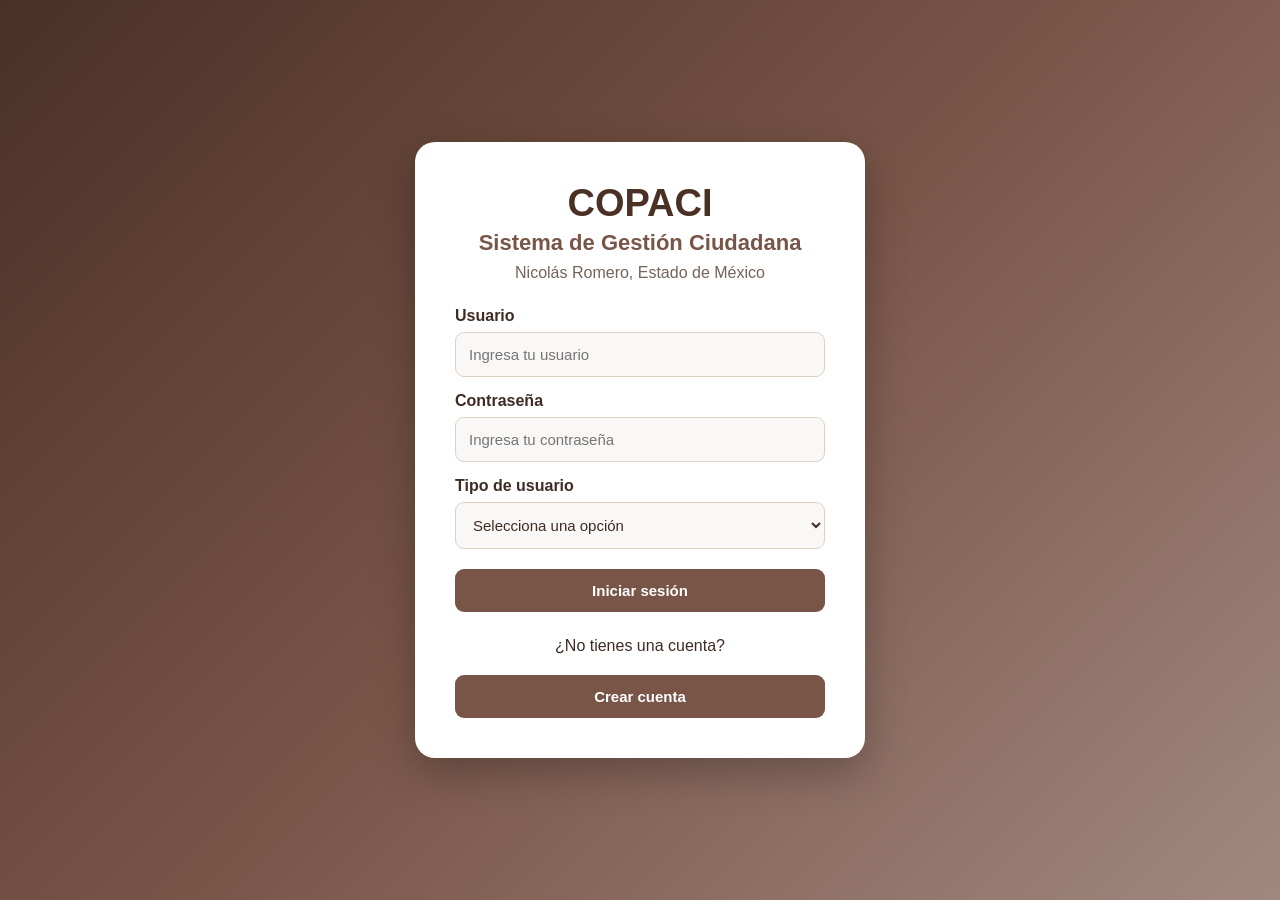
<file: index.html>
<!DOCTYPE html>
<html lang="es">

<head>
    <meta charset="UTF-8">
    <meta name="viewport" content="width=device-width, initial-scale=1.0">

    <title>Inicio de sesión | COPACI</title>

    <link rel="stylesheet" href="style.css">
    <script src="apartadoA.js" defer></script>
</head>

<body class="login-body">

    <div class="login-box">

        <h1>COPACI</h1>
        <h2>Sistema de Gestión Ciudadana</h2>
        <p>Nicolás Romero, Estado de México</p>

        <form id="loginForm">

            <label for="usuario">Usuario</label>
            <input
                type="text"
                id="usuario"
                placeholder="Ingresa tu usuario"
                required
            >

            <label for="password">Contraseña</label>
            <input
                type="password"
                id="password"
                placeholder="Ingresa tu contraseña"
                required
            >

            <label for="tipo">Tipo de usuario</label>

            <select id="tipo" required>
                <option value="">Selecciona una opción</option>
                <option value="ciudadano">Ciudadano</option>
                <option value="copaci">Miembro del COPACI</option>
                <option value="admin">Administrador</option>
            </select>

            <button type="submit">Iniciar sesión</button>

        </form>

        <p id="mensaje"></p>

        <div id="opcionRegistro">
            <p>¿No tienes una cuenta?</p>

            <a href="registro.html" class="boton">
                Crear cuenta
            </a>
        </div>

    </div>

</body>
</html>
</file>
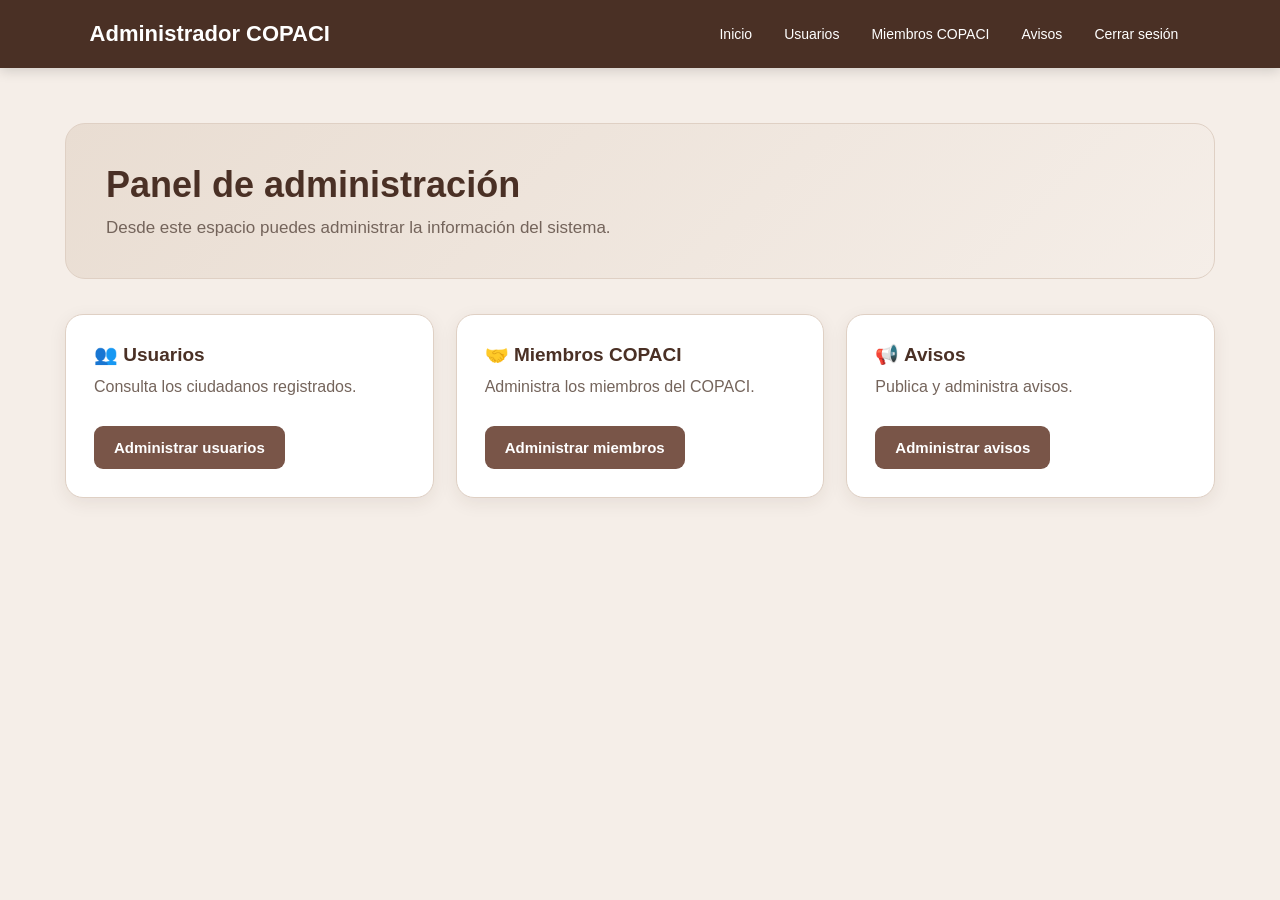
<file: admin.html>
<!DOCTYPE html>
<html lang="es">

<head>

    <meta charset="UTF-8">

    <meta name="viewport"
          content="width=device-width, initial-scale=1.0">

    <title>Administrador | COPACI</title>

    <link rel="stylesheet" href="style.css">

</head>


<body>

<header>

    <h1>Administrador COPACI</h1>

    <nav>

        <a href="admin.html">Inicio</a>
        <a href="usuarios.html">Usuarios</a>
        <a href="miembros.html">Miembros COPACI</a>
        <a href="avisos.html">Avisos</a>
        <a href="index.html">Cerrar sesión</a>

    </nav>

</header>


<main class="contenido">

    <section class="bienvenida">

        <h2>Panel de administración</h2>

        <p>
            Desde este espacio puedes administrar
            la información del sistema.
        </p>

    </section>


    <section class="tarjetas">

        <div class="tarjeta">

            <h3>👥 Usuarios</h3>

            <p>
                Consulta los ciudadanos registrados.
            </p>

            <a href="usuarios.html" class="boton">
                Administrar usuarios
            </a>

        </div>


        <div class="tarjeta">

            <h3>🤝 Miembros COPACI</h3>

            <p>
                Administra los miembros del COPACI.
            </p>

            <a href="miembros.html" class="boton">
                Administrar miembros
            </a>

        </div>


        <div class="tarjeta">

            <h3>📢 Avisos</h3>

            <p>
                Publica y administra avisos.
            </p>

            <a href="avisos.html" class="boton">
                Administrar avisos
            </a>

        </div>

    </section>

</main>

</body>
</html>
</file>
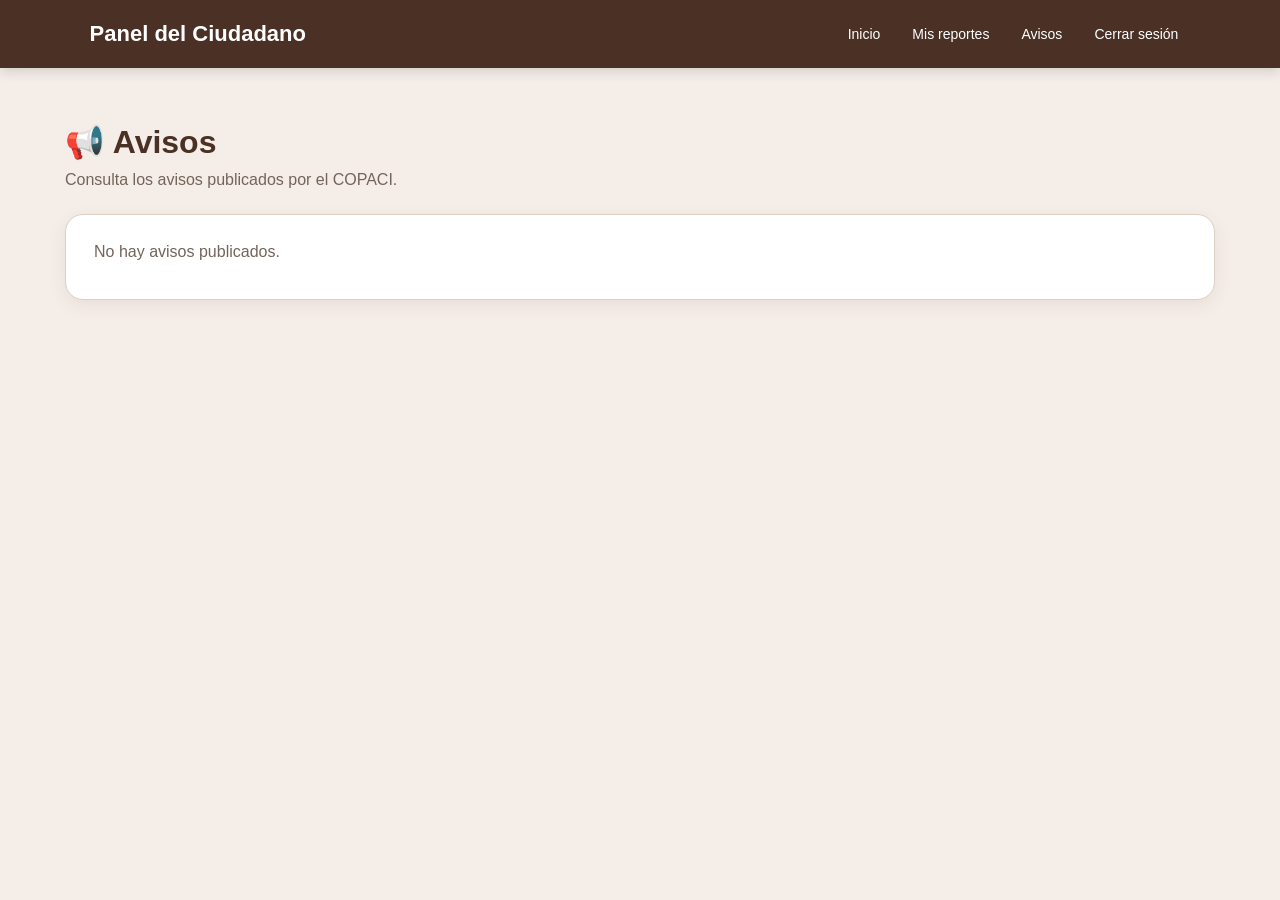
<file: avisos-ciudadano.html>
<!DOCTYPE html>
<html lang="es">

<head>

    <meta charset="UTF-8">

    <meta name="viewport"
          content="width=device-width, initial-scale=1.0">

    <title>Ciudadano | Avisos</title>

    <link rel="stylesheet" href="style.css">

</head>


<body>

<header>

    <h1>Panel del Ciudadano</h1>

    <nav>

        <a href="ciudadano.html">
            Inicio
        </a>

        <a href="mis-reportes.html">
            Mis reportes
        </a>

        <a href="avisos-ciudadano.html">
            Avisos
        </a>

        <a href="index.html">
            Cerrar sesión
        </a>

    </nav>

</header>


<main class="contenido">

    <h2>📢 Avisos</h2>

    <p>
        Consulta los avisos publicados por el COPACI.
    </p>

    <section id="listaAvisos"></section>

</main>


<script>

function mostrarAvisos() {

    const lista =
        document.getElementById("listaAvisos");

    const avisos =
        JSON.parse(
            localStorage.getItem("avisosCOPACI")
        ) || [];


    lista.innerHTML = "";


    if (avisos.length === 0) {

        lista.innerHTML = `
            <section class="tarjeta">
                <p>
                    No hay avisos publicados.
                </p>
            </section>
        `;

        return;
    }


    avisos.forEach(function(aviso) {

        const tarjeta =
            document.createElement("section");

        tarjeta.className = "tarjeta";


        tarjeta.innerHTML = `

            <h3>
                📢 ${aviso.titulo}
            </h3>

            <p>
                ${aviso.descripcion}
            </p>

            <small>
                Publicado el ${aviso.fecha}
            </small>

        `;


        lista.appendChild(tarjeta);

    });

}


mostrarAvisos();

</script>

</body>

</html>
</file>
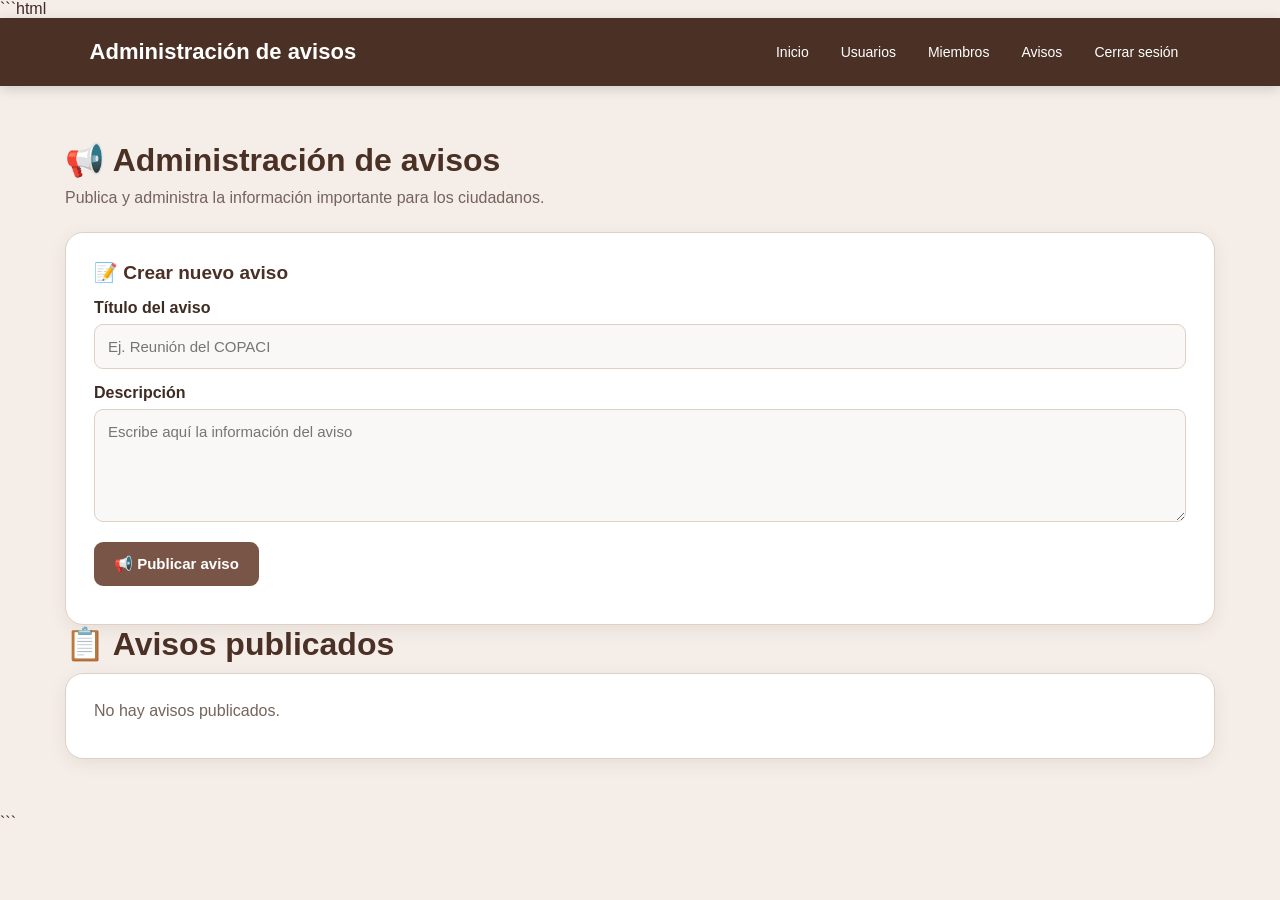
<file: avisos.html>
```html
<!DOCTYPE html>
<html lang="es">

<head>

    <meta charset="UTF-8">

    <meta name="viewport"
          content="width=device-width, initial-scale=1.0">

    <title>Avisos | COPACI</title>

    <link rel="stylesheet" href="style.css">

</head>


<body>

<header>

    <h1>Administración de avisos</h1>

    <nav>

        <a href="admin.html">Inicio</a>

        <a href="usuarios.html">Usuarios</a>

        <a href="miembros.html">Miembros</a>

        <a href="avisos.html">Avisos</a>

        <a href="index.html">Cerrar sesión</a>

    </nav>

</header>


<main class="contenido">

    <h2>📢 Administración de avisos</h2>

    <p>
        Publica y administra la información importante
        para los ciudadanos.
    </p>


    <!-- FORMULARIO PARA PUBLICAR -->

    <section class="tarjeta">

        <h3>📝 Crear nuevo aviso</h3>


        <label for="titulo">
            Título del aviso
        </label>

        <input
            type="text"
            id="titulo"
            placeholder="Ej. Reunión del COPACI"
        >


        <label for="descripcion">
            Descripción
        </label>

        <textarea
            id="descripcion"
            rows="5"
            placeholder="Escribe aquí la información del aviso"
        ></textarea>


        <button
            type="button"
            class="boton"
            id="btnPublicar">

            📢 Publicar aviso

        </button>


        <p id="mensaje"></p>

    </section>


    <!-- AVISOS PUBLICADOS -->

    <h2>📋 Avisos publicados</h2>

    <section id="listaAvisos"></section>

</main>


<script>


// ========================================
// ELEMENTOS DE LA PÁGINA
// ========================================

const botonPublicar =
    document.getElementById("btnPublicar");

const titulo =
    document.getElementById("titulo");

const descripcion =
    document.getElementById("descripcion");

const listaAvisos =
    document.getElementById("listaAvisos");

const mensaje =
    document.getElementById("mensaje");



// ========================================
// OBTENER AVISOS
// ========================================

function obtenerAvisos() {

    const datos =
        localStorage.getItem("avisosCOPACI");


    if (!datos) {

        return [];

    }


    try {

        return JSON.parse(datos);

    }
    catch (error) {

        return [];

    }

}



// ========================================
// GUARDAR AVISOS
// ========================================

function guardarAvisos(avisos) {

    localStorage.setItem(
        "avisosCOPACI",
        JSON.stringify(avisos)
    );

}



// ========================================
// PUBLICAR AVISO
// ========================================

botonPublicar.addEventListener(
    "click",
    function() {


        const tituloTexto =
            titulo.value.trim();


        const descripcionTexto =
            descripcion.value.trim();


        // Comprobar campos

        if (
            tituloTexto === "" ||
            descripcionTexto === ""
        ) {

            mensaje.textContent =
                "⚠️ Completa el título y la descripción.";

            mensaje.style.color =
                "#8b5e3c";

            return;

        }


        // Obtener avisos existentes

        const avisos =
            obtenerAvisos();


        // Crear nuevo aviso

        const nuevoAviso = {

            id: Date.now(),

            titulo: tituloTexto,

            descripcion: descripcionTexto,

            fecha: new Date().toLocaleDateString(
                "es-MX"
            )

        };


        // Agregar aviso

        avisos.push(nuevoAviso);


        // Guardar avisos

        guardarAvisos(avisos);


        // Limpiar formulario

        titulo.value = "";

        descripcion.value = "";


        // Mostrar mensaje

        mensaje.textContent =
            "✅ Aviso publicado correctamente.";

        mensaje.style.color =
            "#6f4e37";


        // Actualizar lista

        mostrarAvisos();

    }
);



// ========================================
// MOSTRAR AVISOS
// ========================================

function mostrarAvisos() {

    const avisos =
        obtenerAvisos();


    listaAvisos.innerHTML = "";


    if (avisos.length === 0) {

        listaAvisos.innerHTML = `

            <div class="tarjeta">

                <p>
                    No hay avisos publicados.
                </p>

            </div>

        `;

        return;

    }


    avisos.forEach(
        function(aviso) {


            const tarjeta =
                document.createElement("div");


            tarjeta.className =
                "tarjeta";


            tarjeta.innerHTML = `

                <h3>
                    📢 ${aviso.titulo}
                </h3>


                <p>
                    ${aviso.descripcion}
                </p>


                <p>
                    <strong>Fecha:</strong>
                    ${aviso.fecha}
                </p>


                <div class="botones-aviso">


                    <button
                        type="button"
                        class="boton"
                        onclick="editarAviso(${aviso.id})">

                        ✏️ Editar

                    </button>


                    <button
                        type="button"
                        class="boton"
                        onclick="consultarAviso(${aviso.id})">

                        🔎 Consultar

                    </button>


                    <button
                        type="button"
                        class="boton"
                        onclick="eliminarAviso(${aviso.id})">

                        🗑️ Eliminar

                    </button>


                </div>

            `;


            listaAvisos.appendChild(tarjeta);

        }
    );

}



// ========================================
// EDITAR AVISO
// ========================================

function editarAviso(id) {

    const avisos =
        obtenerAvisos();


    const aviso =
        avisos.find(
            function(aviso) {

                return aviso.id === id;

            }
        );


    if (!aviso) {

        return;

    }


    const nuevoTitulo =
        prompt(
            "Modifica el título:",
            aviso.titulo
        );


    if (nuevoTitulo === null) {

        return;

    }


    const nuevaDescripcion =
        prompt(
            "Modifica la descripción:",
            aviso.descripcion
        );


    if (nuevaDescripcion === null) {

        return;

    }


    if (
        nuevoTitulo.trim() === "" ||
        nuevaDescripcion.trim() === ""
    ) {

        alert(
            "El título y la descripción no pueden estar vacíos."
        );

        return;

    }


    aviso.titulo =
        nuevoTitulo.trim();


    aviso.descripcion =
        nuevaDescripcion.trim();


    guardarAvisos(avisos);


    mostrarAvisos();

}



// ========================================
// CONSULTAR AVISO
// ========================================

function consultarAviso(id) {

    const avisos =
        obtenerAvisos();


    const aviso =
        avisos.find(
            function(aviso) {

                return aviso.id === id;

            }
        );


    if (!aviso) {

        return;

    }


    alert(

        "📢 " + aviso.titulo +

        "\n\n" +

        aviso.descripcion +

        "\n\nFecha: " +

        aviso.fecha

    );

}



// ========================================
// ELIMINAR AVISO
// ========================================

function eliminarAviso(id) {

    const confirmar =
        confirm(
            "¿Estás seguro de eliminar este aviso?"
        );


    if (!confirmar) {

        return;

    }


    const avisos =
        obtenerAvisos();


    const nuevosAvisos =
        avisos.filter(
            function(aviso) {

                return aviso.id !== id;

            }
        );


    guardarAvisos(nuevosAvisos);


    mostrarAvisos();

}



// ========================================
// MOSTRAR AVISOS AL ABRIR
// ========================================

mostrarAvisos();

</script>

</body>

</html>
```
</file>
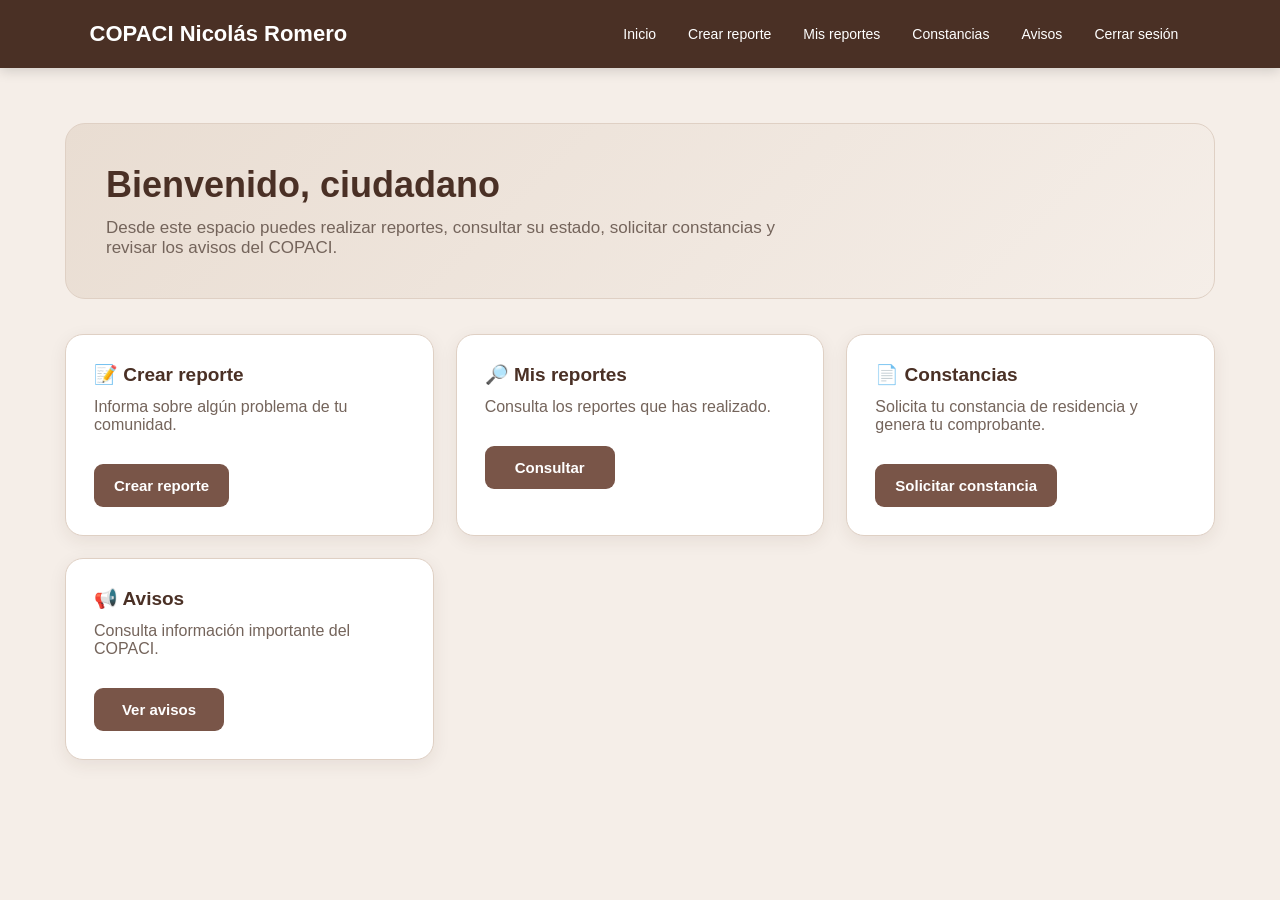
<file: ciudadano.html>
<!DOCTYPE html>
<html lang="es">
<head>
    <meta charset="UTF-8">
    <meta name="viewport" content="width=device-width, initial-scale=1.0">
    <title>Ciudadano | COPACI</title>
    <link rel="stylesheet" href="style.css">
</head>

<body>

<header>
    <h1>COPACI Nicolás Romero</h1>

    <nav>
        <a href="ciudadano.html">Inicio</a>
        <a href="reporte.html">Crear reporte</a>
        <a href="mis-reportes.html">Mis reportes</a>
        <a href="constancia.html">Constancias</a>
        <a href="avisos-ciudadano.html">Avisos</a>
        <a href="index.html">Cerrar sesión</a>
    </nav>
</header>

<main class="contenido">

    <section class="bienvenida">
        <h2>Bienvenido, ciudadano</h2>

        <p>
            Desde este espacio puedes realizar reportes,
            consultar su estado, solicitar constancias
            y revisar los avisos del COPACI.
        </p>
    </section>

    <section class="tarjetas">

        <div class="tarjeta">
            <h3>📝 Crear reporte</h3>
            <p>Informa sobre algún problema de tu comunidad.</p>
            <a href="reporte.html" class="boton">Crear reporte</a>
        </div>

        <div class="tarjeta">
            <h3>🔎 Mis reportes</h3>
            <p>Consulta los reportes que has realizado.</p>
            <a href="mis-reportes.html" class="boton">Consultar</a>
        </div>

        <div class="tarjeta">
            <h3>📄 Constancias</h3>
            <p>Solicita tu constancia de residencia y genera tu comprobante.</p>
            <a href="constancia.html" class="boton">Solicitar constancia</a>
        </div>

        <div class="tarjeta">
            <h3>📢 Avisos</h3>
            <p>Consulta información importante del COPACI.</p>
            <a href="avisos-ciudadano.html" class="boton">Ver avisos</a>
        </div>

    </section>

</main>

</body>
</html>
</file>
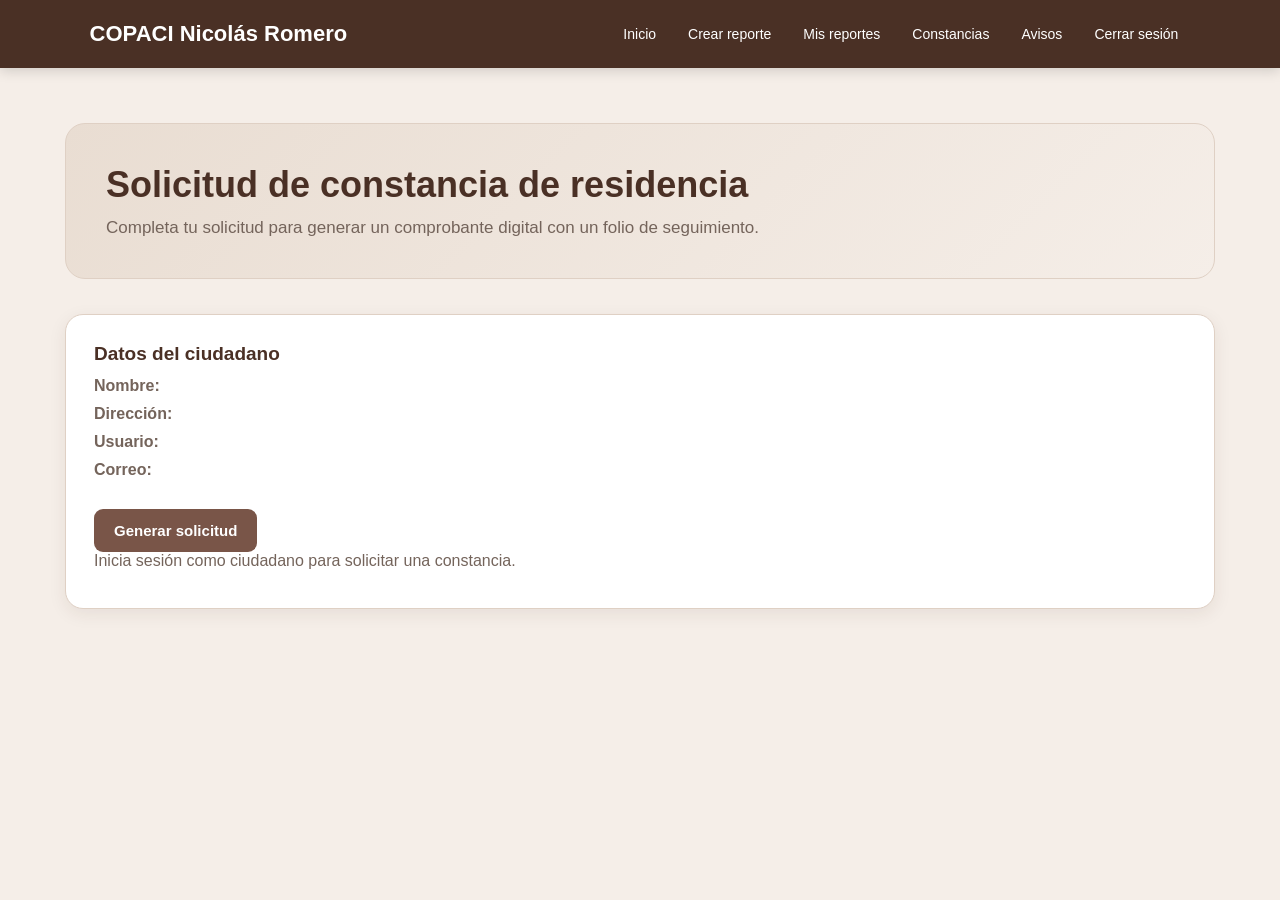
<file: constancia.html>
<!DOCTYPE html>
<html lang="es">

<head>
    <meta charset="UTF-8">
    <meta name="viewport" content="width=device-width, initial-scale=1.0">

    <title>Constancias | COPACI</title>

    <link rel="stylesheet" href="style.css">
    <script src="apartadoB.js" defer></script>
</head>

<body>

<header>

    <h1>COPACI Nicolás Romero</h1>

    <nav>
        <a href="ciudadano.html">Inicio</a>
        <a href="reporte.html">Crear reporte</a>
        <a href="mis-reportes.html">Mis reportes</a>
        <a href="constancia.html">Constancias</a>
        <a href="avisos-ciudadano.html">Avisos</a>
        <a href="index.html">Cerrar sesión</a>
    </nav>

</header>

<main class="contenido">

    <section class="bienvenida">

        <h2>Solicitud de constancia de residencia</h2>

        <p>
            Completa tu solicitud para generar un comprobante
            digital con un folio de seguimiento.
        </p>

    </section>

    <section class="tarjeta">

        <h3>Datos del ciudadano</h3>

        <p><strong>Nombre:</strong> <span id="nombre"></span></p>
        <p><strong>Dirección:</strong> <span id="direccion"></span></p>
        <p><strong>Usuario:</strong> <span id="usuario"></span></p>
        <p><strong>Correo:</strong> <span id="correo"></span></p>

        <button class="boton" onclick="solicitarConstancia()">
            Generar solicitud
        </button>

        <p id="mensaje"></p>

    </section>

    <section id="comprobante" class="tarjeta" style="display:none;">

        <div id="documento">

            <h2 style="text-align:center;">
                COPACI Nicolás Romero
            </h2>

            <h3 style="text-align:center;">
                Comprobante de solicitud
            </h3>

            <hr>

            <h2 style="text-align:center;">
                CONSTANCIA DE RESIDENCIA
            </h2>

            <p><strong>Folio:</strong> <span id="folio"></span></p>
            <p><strong>Fecha de solicitud:</strong> <span id="fecha"></span></p>
            <p><strong>Nombre:</strong> <span id="nombreComprobante"></span></p>
            <p><strong>Dirección:</strong> <span id="direccionComprobante"></span></p>
            <p><strong>Correo:</strong> <span id="correoComprobante"></span></p>

            <p>
                Se registra la solicitud de constancia de residencia
                del ciudadano cuyos datos aparecen en este comprobante.
            </p>

            <p>
                <strong>Estado:</strong> Solicitud pendiente de revisión.
            </p>

            <br><br>

            <div style="display:flex; justify-content:space-around; text-align:center; gap:20px;">

                <div>
                    __________________________
                    <p>Firma del ciudadano</p>
                </div>

                <div>
                    __________________________
                    <p>Firma y sello del COPACI</p>
                </div>

            </div>

            <p style="text-align:center; margin-top:25px;">
                Este documento es un comprobante de solicitud,
                no una constancia oficial de residencia.
            </p>

        </div>

        <button class="boton" onclick="window.print()">
            Imprimir comprobante
        </button>

    </section>

</main>

<style>
@media print {

    header,
    .bienvenida,
    main > section:first-of-type,
    #comprobante button {
        display: none !important;
    }

    body {
        background: white !important;
        color: black !important;
    }

    #comprobante {
        display: block !important;
        box-shadow: none !important;
        border: none !important;
    }

}
</style>

</body>
</html>
</file>
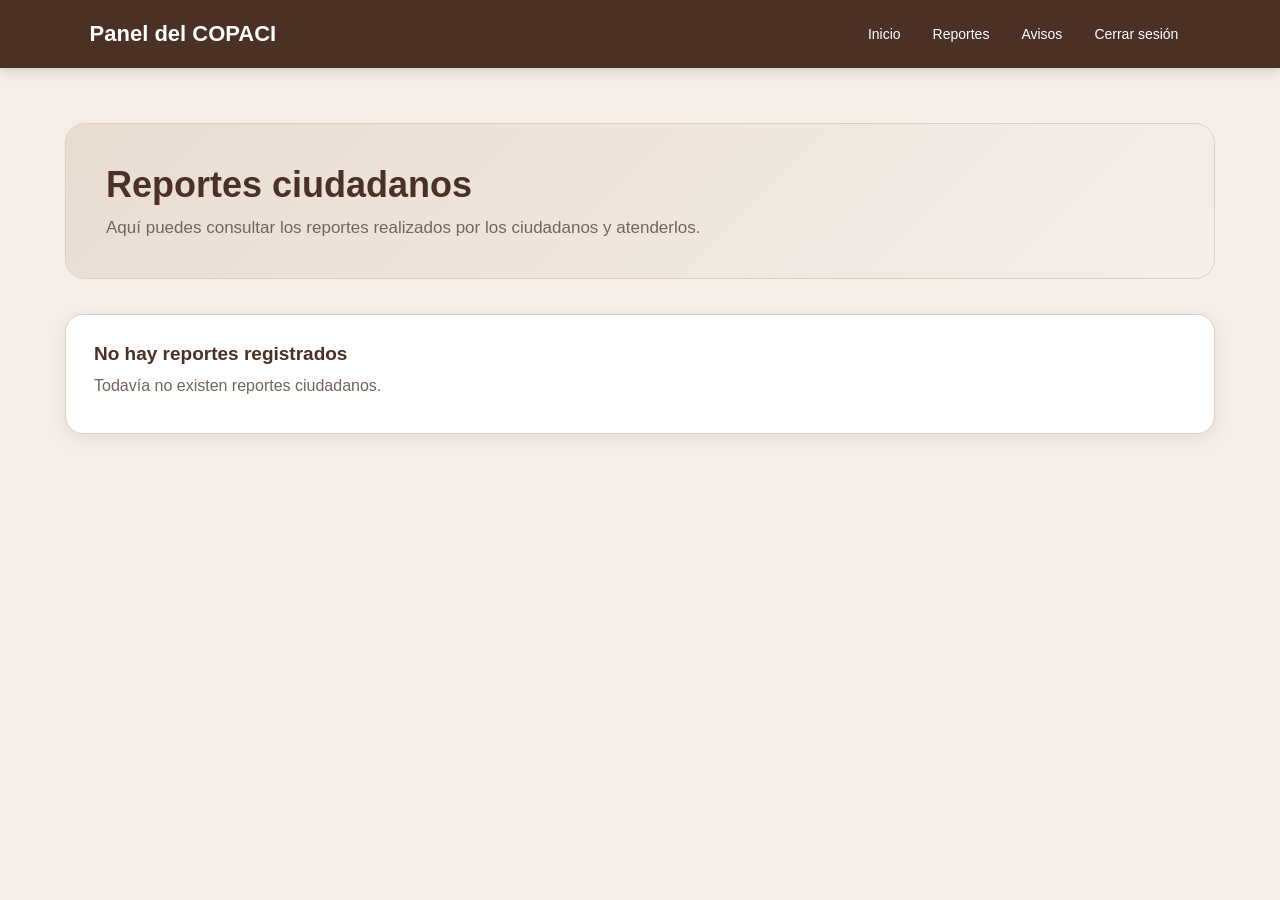
<file: consultar.html>
<!DOCTYPE html>
<html lang="es">

<head>
    <meta charset="UTF-8">
    <meta name="viewport" content="width=device-width, initial-scale=1.0">

    <title>Reportes | COPACI</title>

    <link rel="stylesheet" href="style.css">
    <script src="apartadoC.js" defer></script>
</head>

<body>

<header>

    <h1>Panel del COPACI</h1>

    <nav>
        <a href="copaci.html">Inicio</a>
        <a href="consultar.html">Reportes</a>
        <a href="avisos.html">Avisos</a>
        <a href="index.html">Cerrar sesión</a>
    </nav>

</header>

<main class="contenido">

    <section class="bienvenida">

        <h2>Reportes ciudadanos</h2>

        <p>
            Aquí puedes consultar los reportes realizados
            por los ciudadanos y atenderlos.
        </p>

    </section>

    <section id="listaReportes">

        <!-- Los reportes aparecerán aquí -->

    </section>

</main>

</body>
</html>
</file>
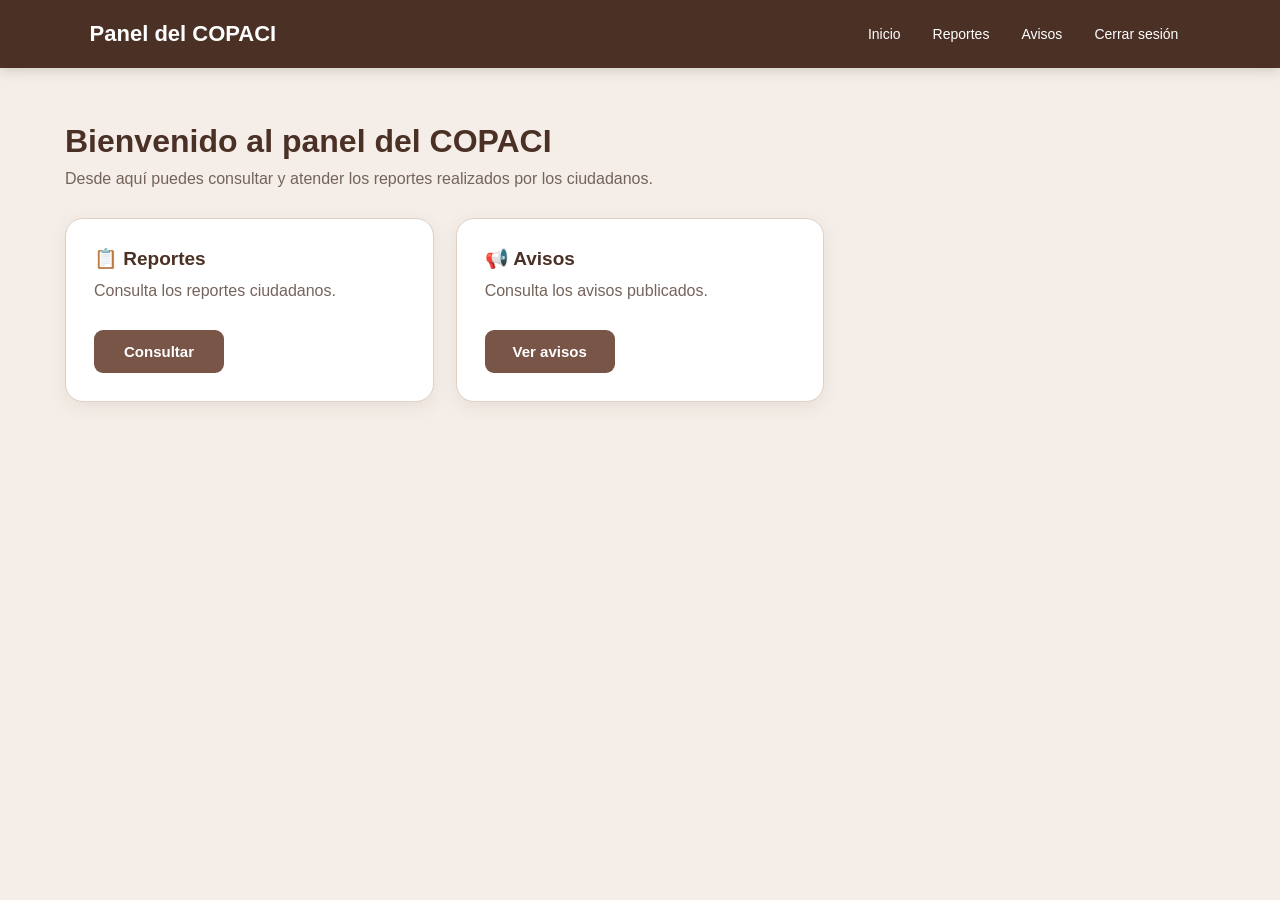
<file: copaci.html>
<!DOCTYPE html>
<html lang="es">

<head>

    <meta charset="UTF-8">

    <meta name="viewport"
          content="width=device-width, initial-scale=1.0">

    <title>COPACI | Panel</title>

    <link rel="stylesheet" href="style.css">

</head>


<body>

<header>

    <h1>Panel del COPACI</h1>

    <nav>

        <a href="copaci.html">Inicio</a>
        <a href="consultar.html">Reportes</a>
        <a href="avisos.html">Avisos</a>
        <a href="index.html">Cerrar sesión</a>

    </nav>

</header>


<main class="contenido">

    <h2>Bienvenido al panel del COPACI</h2>

    <p>
        Desde aquí puedes consultar y atender los reportes
        realizados por los ciudadanos.
    </p>


    <section class="tarjetas">

        <div class="tarjeta">

            <h3>📋 Reportes</h3>

            <p>
                Consulta los reportes ciudadanos.
            </p>

            <a href="consultar.html" class="boton">
                Consultar
            </a>

        </div>


        <div class="tarjeta">

            <h3>📢 Avisos</h3>

            <p>
                Consulta los avisos publicados.
            </p>

            <a href="avisos.html" class="boton">
                Ver avisos
            </a>

        </div>

    </section>

</main>

</body>
</html>
</file>
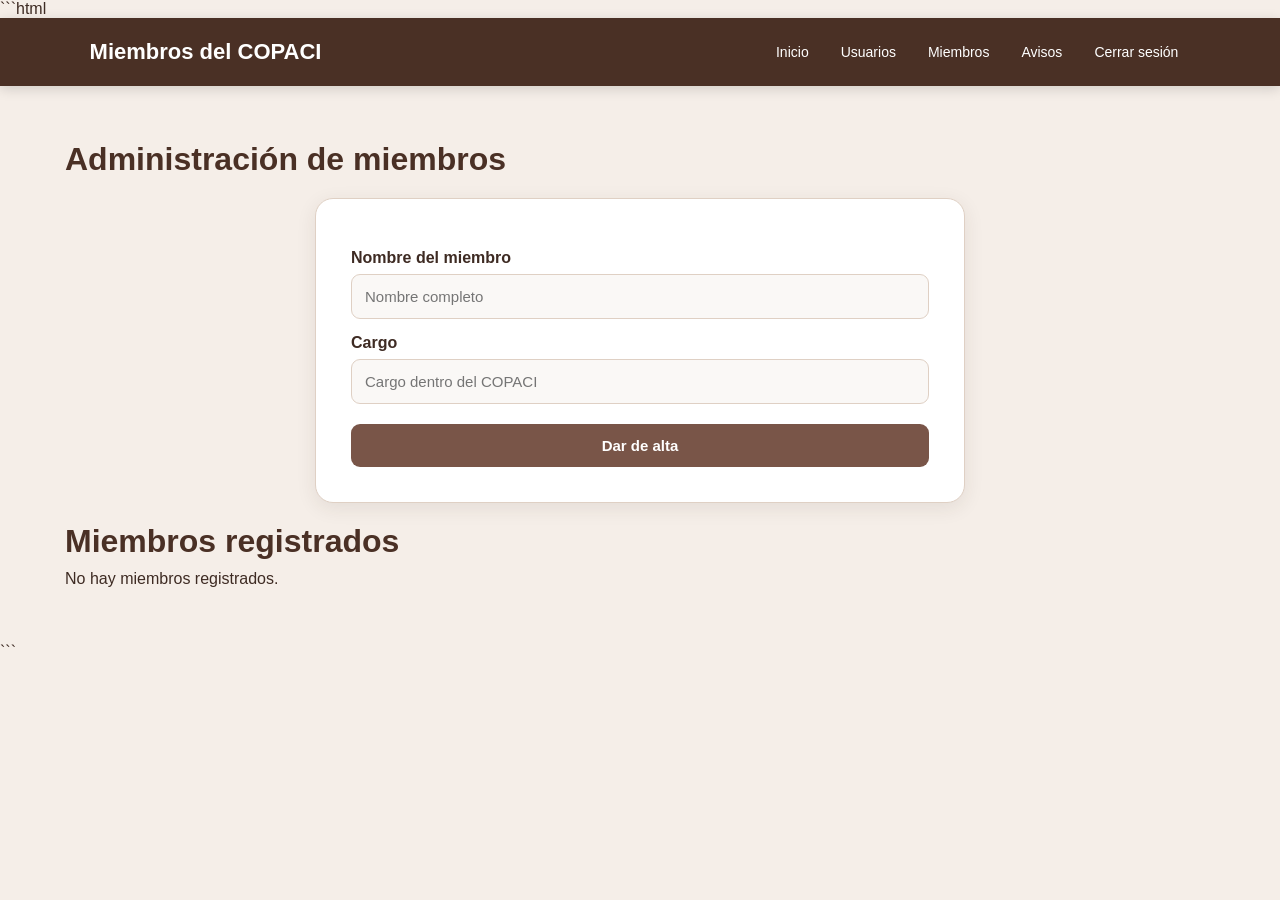
<file: miembros.html>
```html
<!DOCTYPE html>
<html lang="es">

<head>

    <meta charset="UTF-8">

    <meta name="viewport"
          content="width=device-width, initial-scale=1.0">

    <title>Miembros COPACI</title>

    <link rel="stylesheet" href="style.css">

</head>


<body>

<header>

    <h1>Miembros del COPACI</h1>

    <nav>

        <a href="admin.html">Inicio</a>
        <a href="usuarios.html">Usuarios</a>
        <a href="miembros.html">Miembros</a>
        <a href="avisos.html">Avisos</a>
        <a href="index.html">Cerrar sesión</a>

    </nav>

</header>


<main class="contenido">

    <h2>Administración de miembros</h2>


    <!-- FORMULARIO PARA DAR DE ALTA -->

    <div class="formulario">

        <form id="formularioMiembro">

            <label>Nombre del miembro</label>

            <input
                type="text"
                id="nombre"
                placeholder="Nombre completo"
                required
            >


            <label>Cargo</label>

            <input
                type="text"
                id="cargo"
                placeholder="Cargo dentro del COPACI"
                required
            >


            <button type="submit">
                Dar de alta
            </button>

        </form>

    </div>


    <h2>Miembros registrados</h2>

    <div id="miembros"></div>

</main>


<script>

let miembros =
    JSON.parse(localStorage.getItem("miembros")) || [];


const formulario =
    document.getElementById("formularioMiembro");

const contenedor =
    document.getElementById("miembros");



/* DAR DE ALTA */

formulario.addEventListener("submit", function(event) {

    event.preventDefault();


    const nombre =
        document.getElementById("nombre").value;

    const cargo =
        document.getElementById("cargo").value;


    const nuevoMiembro = {

        nombre: nombre,
        cargo: cargo

    };


    miembros.push(nuevoMiembro);


    localStorage.setItem(
        "miembros",
        JSON.stringify(miembros)
    );


    formulario.reset();


    mostrarMiembros();

});



/* MOSTRAR MIEMBROS */

function mostrarMiembros() {

    contenedor.innerHTML = "";


    if (miembros.length === 0) {

        contenedor.innerHTML =
            "<p>No hay miembros registrados.</p>";

        return;

    }


    miembros.forEach(function(miembro, indice) {

        const tarjeta =
            document.createElement("div");


        tarjeta.className = "reporte-card";


        tarjeta.innerHTML = `

            <h3>${miembro.nombre}</h3>

            <p>
                <strong>Cargo:</strong>
                ${miembro.cargo}
            </p>


            <div class="botones-miembro">

                <button
                    onclick="editarMiembro(${indice})">
                    Editar
                </button>


                <button
                    onclick="consultarMiembro(${indice})">
                    Consultar
                </button>


                <button
                    onclick="darDeBaja(${indice})">
                    Dar de baja
                </button>

            </div>

        `;


        contenedor.appendChild(tarjeta);

    });

}



/* EDITAR */

function editarMiembro(indice) {

    const nuevoNombre =
        prompt(
            "Modifica el nombre:",
            miembros[indice].nombre
        );


    if (nuevoNombre === null) {
        return;
    }


    const nuevoCargo =
        prompt(
            "Modifica el cargo:",
            miembros[indice].cargo
        );


    if (nuevoCargo === null) {
        return;
    }


    miembros[indice].nombre =
        nuevoNombre;

    miembros[indice].cargo =
        nuevoCargo;


    localStorage.setItem(
        "miembros",
        JSON.stringify(miembros)
    );


    mostrarMiembros();

}



/* CONSULTAR */

function consultarMiembro(indice) {

    alert(
        "Nombre: " +
        miembros[indice].nombre +
        "\n\nCargo: " +
        miembros[indice].cargo
    );

}



/* DAR DE BAJA */

function darDeBaja(indice) {

    const confirmar =
        confirm(
            "¿Estás seguro de dar de baja a este miembro?"
        );


    if (confirmar) {

        miembros.splice(indice, 1);


        localStorage.setItem(
            "miembros",
            JSON.stringify(miembros)
        );


        mostrarMiembros();

    }

}



/* MOSTRAR AL ABRIR LA PÁGINA */

mostrarMiembros();

</script>

</body>

</html>
```
</file>
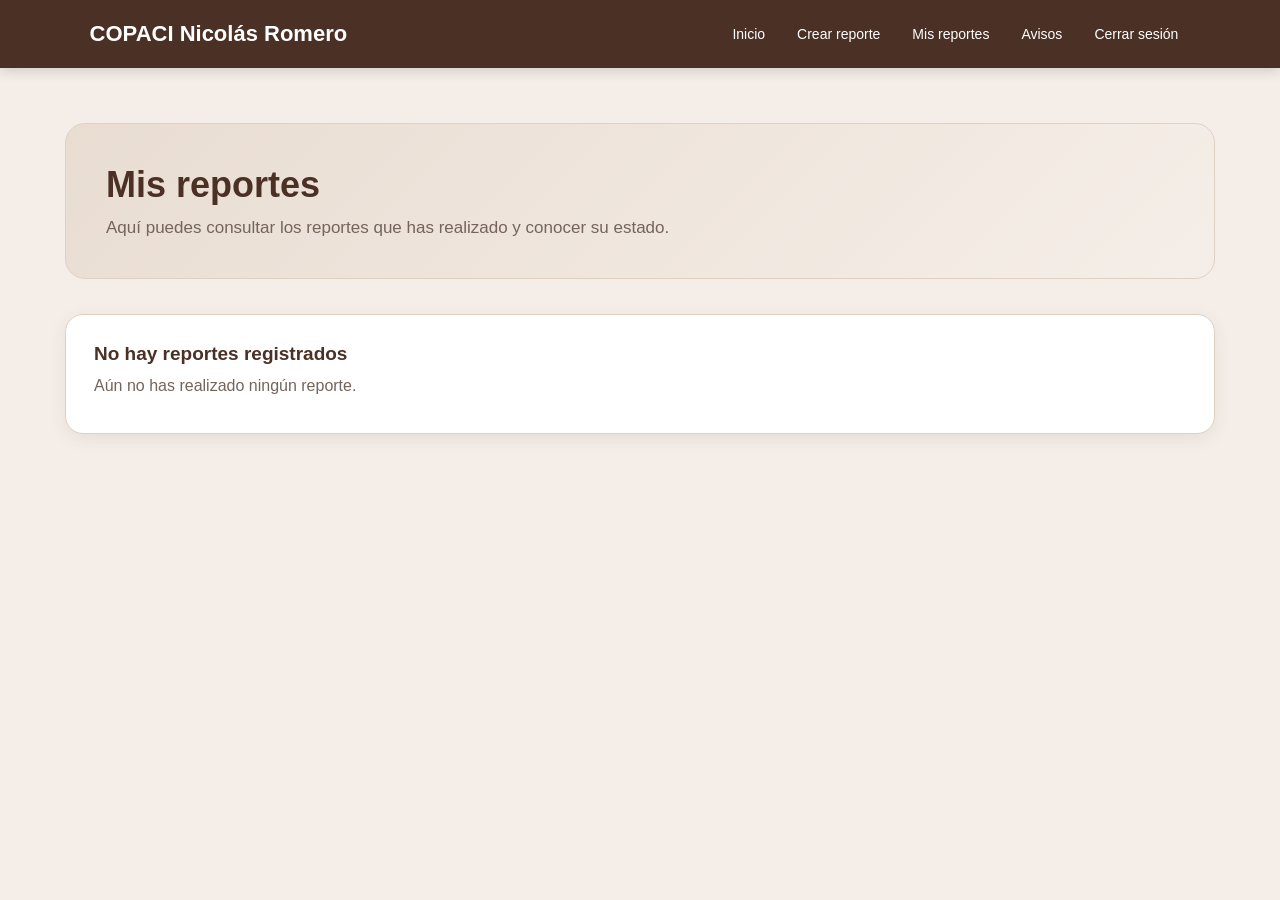
<file: mis-reportes.html>
<!DOCTYPE html>
<html lang="es">

<head>
    <meta charset="UTF-8">
    <meta name="viewport" content="width=device-width, initial-scale=1.0">

    <title>Mis reportes | COPACI</title>

    <link rel="stylesheet" href="style.css">
    <script src="apartadoC.js" defer></script>
</head>

<body>

<header>

    <h1>COPACI Nicolás Romero</h1>

    <nav>
        <a href="ciudadano.html">Inicio</a>
        <a href="reporte.html">Crear reporte</a>
        <a href="mis-reportes.html">Mis reportes</a>
        <a href="avisos-ciudadano.html">Avisos</a>
        <a href="index.html">Cerrar sesión</a>
    </nav>

</header>

<main class="contenido">

    <section class="bienvenida">

        <h2>Mis reportes</h2>

        <p>
            Aquí puedes consultar los reportes que has realizado
            y conocer su estado.
        </p>

    </section>

    <section id="listaReportes">

        <!-- Los reportes aparecerán aquí -->

    </section>

</main>

</body>
</html>
</file>
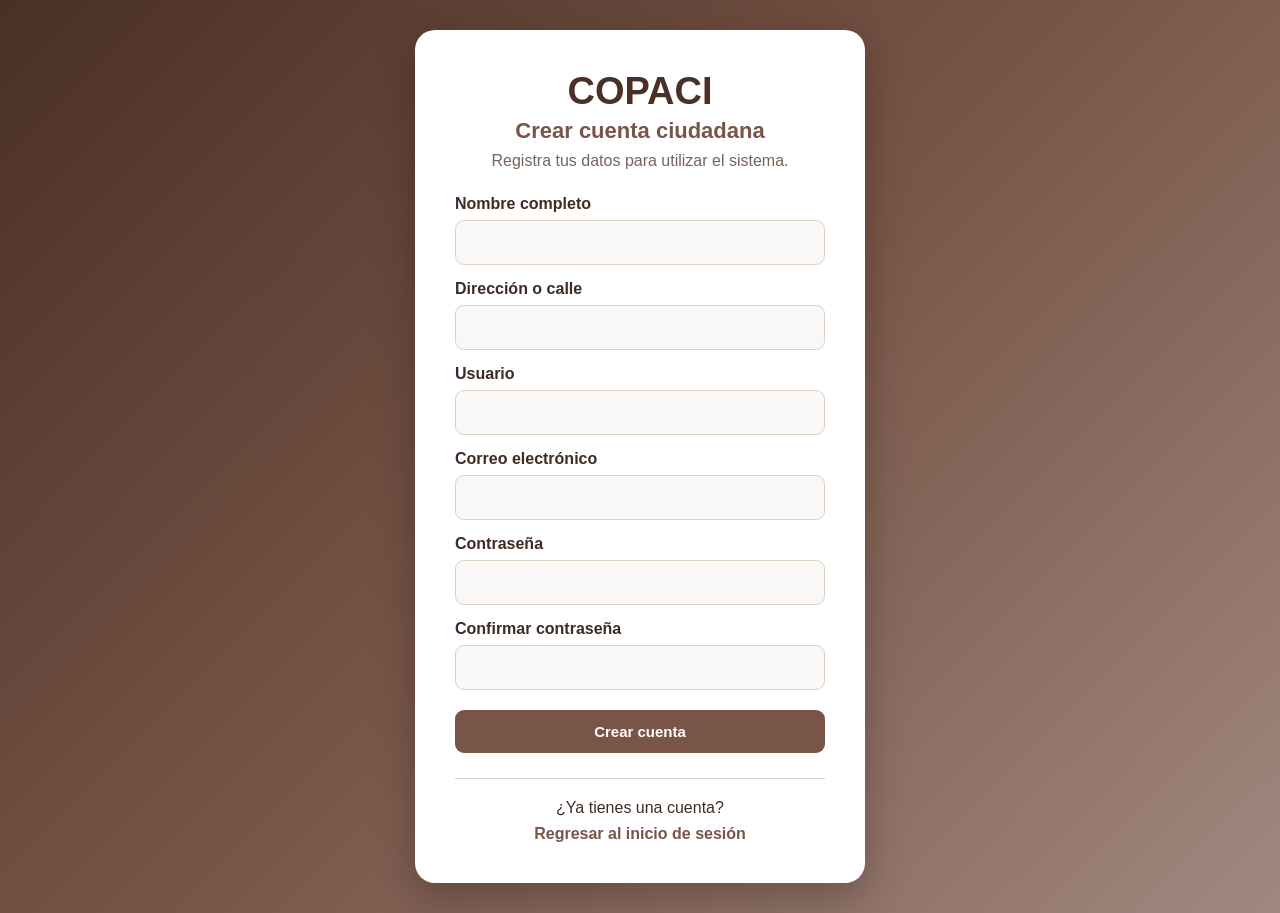
<file: registro.html>
<!DOCTYPE html>
<html lang="es">

<head>
    <meta charset="UTF-8">
    <meta name="viewport" content="width=device-width, initial-scale=1.0">

    <title>Crear cuenta | COPACI</title>

    <link rel="stylesheet" href="style.css">
    <script src="apartadoA.js" defer></script>
</head>

<body class="login-body">

    <div class="login-box">

        <h1>COPACI</h1>
        <h2>Crear cuenta ciudadana</h2>

        <p>Registra tus datos para utilizar el sistema.</p>

        <form id="registroForm">

            <label for="nombre">Nombre completo</label>
            <input type="text" id="nombre" required>

            <label for="direccion">Dirección o calle</label>
            <input type="text" id="direccion" required>

            <label for="usuario">Usuario</label>
            <input type="text" id="usuario" required>

            <label for="correo">Correo electrónico</label>
            <input type="email" id="correo" required>

            <label for="password">Contraseña</label>
            <input type="password" id="password" required>

            <label for="confirmar">Confirmar contraseña</label>
            <input type="password" id="confirmar" required>

            <button type="submit">Crear cuenta</button>

        </form>

        <p id="mensaje"></p>

        <div class="login-register">

            <p>¿Ya tienes una cuenta?</p>

            <a href="index.html">Regresar al inicio de sesión</a>

        </div>

    </div>

</body>
</html>
</file>
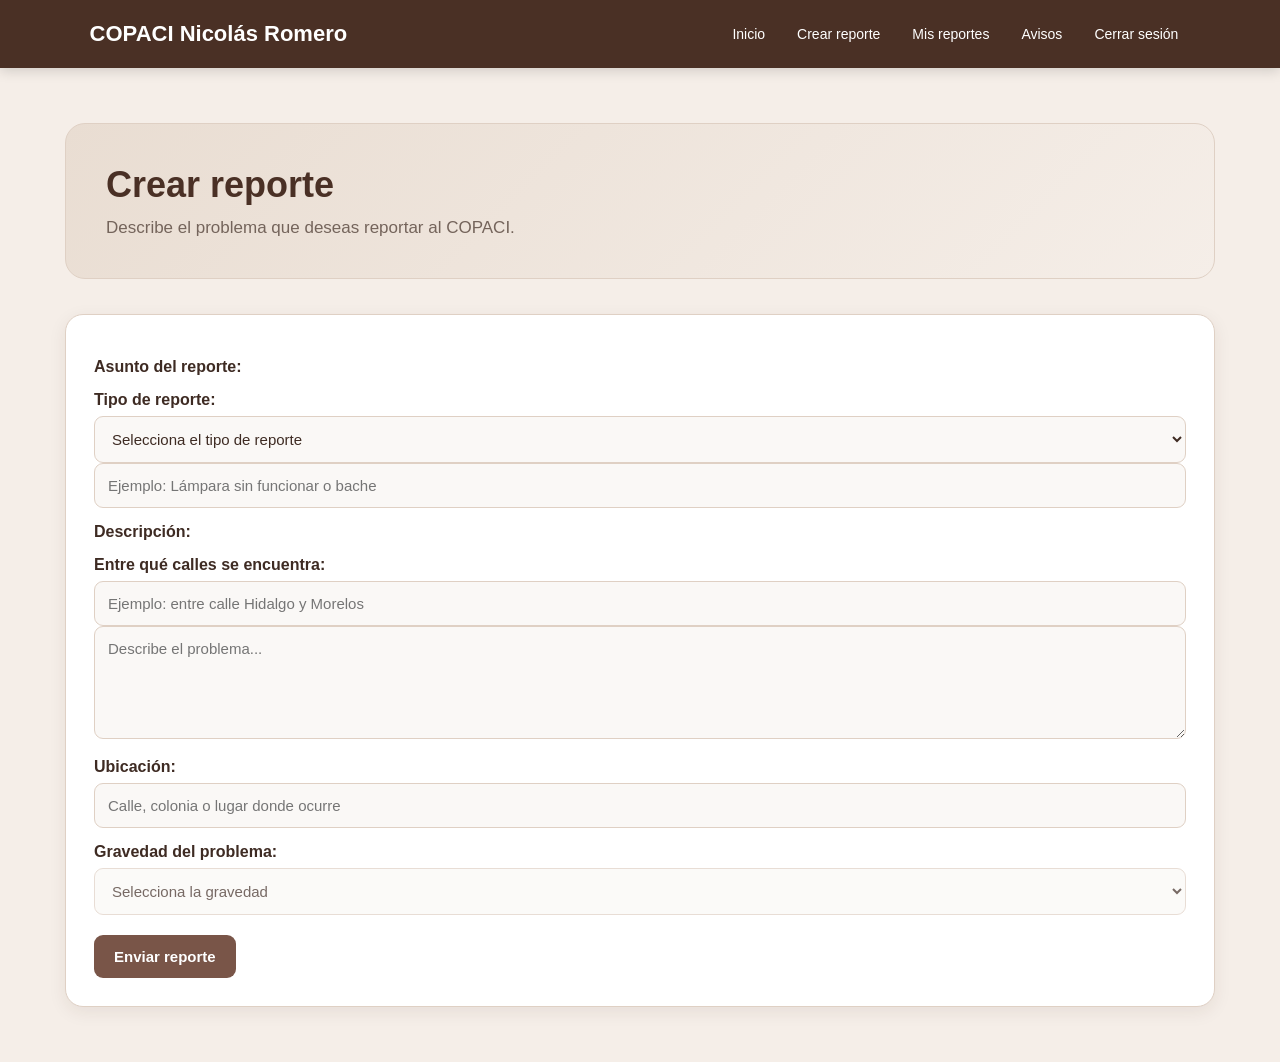
<file: reporte.html>
<!DOCTYPE html>
<html lang="es">

<head>
    <meta charset="UTF-8">
    <meta name="viewport" content="width=device-width, initial-scale=1.0">

    <title>Crear reporte | COPACI</title>

    <link rel="stylesheet" href="style.css">
    <script src="apartadoC.js" defer></script>
</head>

<body>

<header>

    <h1>COPACI Nicolás Romero</h1>

    <nav>
        <a href="ciudadano.html">Inicio</a>
        <a href="reporte.html">Crear reporte</a>
        <a href="mis-reportes.html">Mis reportes</a>
        <a href="avisos-ciudadano.html">Avisos</a>
        <a href="index.html">Cerrar sesión</a>
    </nav>

</header>

<main class="contenido">

    <section class="bienvenida">

        <h2>Crear reporte</h2>

        <p>
            Describe el problema que deseas reportar
            al COPACI.
        </p>

    </section>

    <section class="tarjeta">

        <form id="reporteForm">

            <label for="asunto">Asunto del reporte:</label>

            <input
                type="text"
                id="asunto"
                placeholder="Ejemplo: Lámpara sin funcionar o bache"
                required
            >

            <label for="descripcion">Descripción:</label>

            <textarea
                id="descripcion"
                rows="5"
                placeholder="Describe el problema..."
                required
            ></textarea>

            <label for="ubicacion">Ubicación:</label>

            <input
                type="text"
                id="ubicacion"
                placeholder="Calle, colonia o lugar donde ocurre"
                required
            >

            <button type="submit" class="boton">
                Enviar reporte
            </button>

        </form>

    </section>

</main>

</body>
</html>
</file>
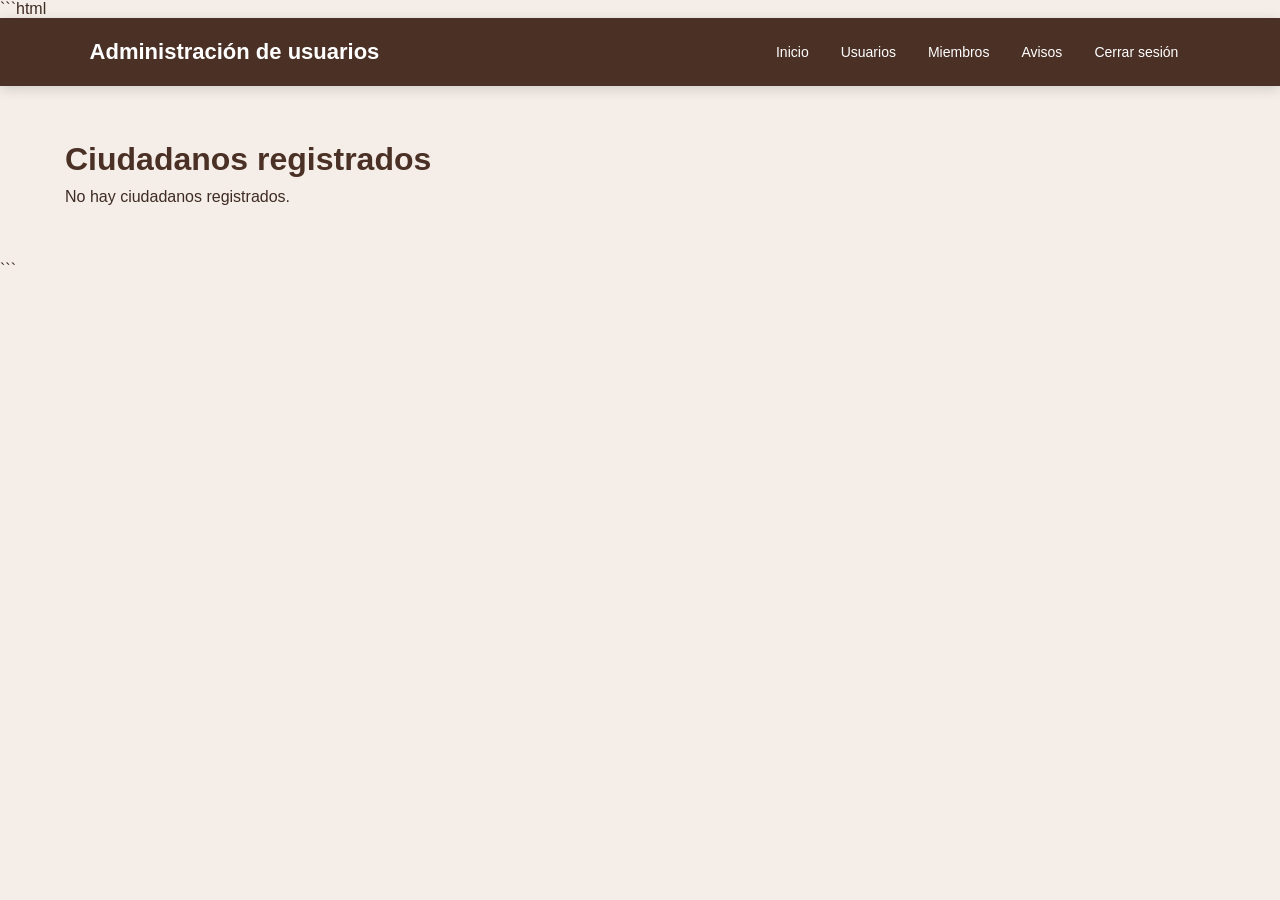
<file: usuarios.html>
```html
<!DOCTYPE html>
<html lang="es">

<head>

    <meta charset="UTF-8">

    <meta name="viewport"
          content="width=device-width, initial-scale=1.0">

    <title>Usuarios | COPACI</title>

    <link rel="stylesheet" href="style.css">

</head>


<body>

<header>

    <h1>Administración de usuarios</h1>

    <nav>

        <a href="admin.html">Inicio</a>
        <a href="usuarios.html">Usuarios</a>
        <a href="miembros.html">Miembros</a>
        <a href="avisos.html">Avisos</a>
        <a href="index.html">Cerrar sesión</a>

    </nav>

</header>


<main class="contenido">

    <h2>Ciudadanos registrados</h2>

    <div id="usuarios"></div>

</main>


<script>


/* OBTENER USUARIOS */

let ciudadanos =
    JSON.parse(localStorage.getItem("ciudadanos")) || [];


const contenedor =
    document.getElementById("usuarios");



/* MOSTRAR USUARIOS */

function mostrarUsuarios() {

    contenedor.innerHTML = "";


    if (ciudadanos.length === 0) {

        contenedor.innerHTML =
            "<p>No hay ciudadanos registrados.</p>";

        return;

    }


    ciudadanos.forEach(function(ciudadano, indice) {

        const tarjeta =
            document.createElement("div");


        tarjeta.className = "reporte-card";


        tarjeta.innerHTML = `

            <h3>${ciudadano.nombre}</h3>

            <p>
                <strong>Usuario:</strong>
                ${ciudadano.usuario}
            </p>

            <p>
                <strong>Correo:</strong>
                ${ciudadano.correo}
            </p>


            <div class="botones-usuario">

                <button
                    onclick="editarUsuario(${indice})">
                    Editar
                </button>


                <button
                    onclick="consultarUsuario(${indice})">
                    Consultar
                </button>


                <button
                    onclick="eliminarUsuario(${indice})">
                    Eliminar
                </button>

            </div>

        `;


        contenedor.appendChild(tarjeta);

    });

}



/* EDITAR USUARIO */

function editarUsuario(indice) {

    const nuevoNombre =
        prompt(
            "Modifica el nombre:",
            ciudadanos[indice].nombre
        );


    if (nuevoNombre === null) {
        return;
    }


    const nuevoUsuario =
        prompt(
            "Modifica el usuario:",
            ciudadanos[indice].usuario
        );


    if (nuevoUsuario === null) {
        return;
    }


    const nuevoCorreo =
        prompt(
            "Modifica el correo:",
            ciudadanos[indice].correo
        );


    if (nuevoCorreo === null) {
        return;
    }


    ciudadanos[indice].nombre =
        nuevoNombre;

    ciudadanos[indice].usuario =
        nuevoUsuario;

    ciudadanos[indice].correo =
        nuevoCorreo;


    localStorage.setItem(
        "ciudadanos",
        JSON.stringify(ciudadanos)
    );


    mostrarUsuarios();

}



/* CONSULTAR USUARIO */

function consultarUsuario(indice) {

    alert(

        "Nombre: " +
        ciudadanos[indice].nombre +

        "\n\nUsuario: " +
        ciudadanos[indice].usuario +

        "\n\nCorreo: " +
        ciudadanos[indice].correo

    );

}



/* ELIMINAR USUARIO */

function eliminarUsuario(indice) {

    const confirmar =
        confirm(
            "¿Estás seguro de eliminar este usuario?"
        );


    if (confirmar) {

        ciudadanos.splice(indice, 1);


        localStorage.setItem(
            "ciudadanos",
            JSON.stringify(ciudadanos)
        );


        mostrarUsuarios();

    }

}



/* MOSTRAR AL ABRIR LA PÁGINA */

mostrarUsuarios();

</script>

</body>

</html>
```
</file>
<file: style.css>
/* ==========================================
   CONFIGURACIÓN GENERAL
========================================== */

* {
    margin: 0;
    padding: 0;
    box-sizing: border-box;
}

html {
    scroll-behavior: smooth;
}

body {
    font-family: Arial, Helvetica, sans-serif;
    background-color: #f5eee8;
    color: #3e2b23;
    min-height: 100vh;
}


/* ==========================================
   COLORES PRINCIPALES
========================================== */

:root {
    --cafe-oscuro: #4a3025;
    --cafe: #795548;
    --cafe-claro: #a1887f;
    --beige: #e9ddd2;
    --fondo: #f5eee8;
    --blanco: #ffffff;
    --texto: #3e2b23;
    --texto-claro: #74645b;
    --borde: #dfd0c4;
}


/* ==========================================
   PANTALLA DE LOGIN
========================================== */

.login-body {
    min-height: 100vh;

    display: flex;
    align-items: center;
    justify-content: center;

    padding: 30px;

    background:
        linear-gradient(
            135deg,
            #4a3025,
            #795548,
            #a1887f
        );
}


.login-box {
    width: 100%;
    max-width: 450px;

    background-color: white;

    padding: 40px;

    border-radius: 20px;

    box-shadow:
        0 15px 40px rgba(0, 0, 0, 0.25);

    text-align: center;
}


.login-box h1 {
    color: var(--cafe-oscuro);

    font-size: 38px;

    margin-bottom: 5px;
}


.login-box h2 {
    color: var(--cafe);

    font-size: 22px;

    margin-bottom: 8px;
}


.login-box > p {
    color: var(--texto-claro);

    margin-bottom: 25px;
}


/* ==========================================
   FORMULARIOS
========================================== */

form {
    text-align: left;
}


label {
    display: block;

    margin-top: 15px;
    margin-bottom: 7px;

    color: var(--texto);

    font-weight: bold;
}


input,
select,
textarea {
    width: 100%;

    padding: 13px;

    border: 1px solid var(--borde);

    border-radius: 9px;

    background-color: #faf8f6;

    color: var(--texto);

    font-family: inherit;
    font-size: 15px;

    outline: none;
}


textarea {
    resize: vertical;
}


input:focus,
select:focus,
textarea:focus {
    border-color: var(--cafe);

    box-shadow:
        0 0 0 2px rgba(121, 85, 72, 0.12);
}


/* ==========================================
   BOTONES
========================================== */

button,
.boton {
    display: inline-block;

    width: 100%;

    margin-top: 20px;

    padding: 13px 20px;

    border: none;

    border-radius: 9px;

    background-color: var(--cafe);

    color: white;

    font-size: 15px;

    font-weight: bold;

    text-align: center;

    text-decoration: none;

    cursor: pointer;

    transition: 0.2s;
}


button:hover,
.boton:hover {
    background-color: var(--cafe-oscuro);

    transform: translateY(-1px);
}


/* ==========================================
   REGISTRO DEL LOGIN
========================================== */

.login-register {
    margin-top: 25px;

    padding-top: 20px;

    border-top: 1px solid var(--borde);
}


.login-register p {
    margin-bottom: 8px;
}


.login-register a {
    color: var(--cafe);

    font-weight: bold;

    text-decoration: none;
}


.login-register a:hover {
    text-decoration: underline;
}


/* ==========================================
   MENSAJES
========================================== */

.error {
    margin-top: 15px;

    padding: 10px;

    border-radius: 8px;

    background-color: #f8d7da;

    color: #842029;

    text-align: center;
}


.exito {
    margin-top: 15px;

    padding: 10px;

    border-radius: 8px;

    background-color: #d1e7dd;

    color: #0f5132;

    text-align: center;
}


/* ==========================================
   ENCABEZADO
========================================== */

header {
    width: 100%;

    padding: 18px 7%;

    background-color: var(--cafe-oscuro);

    color: white;

    display: flex;

    align-items: center;

    justify-content: space-between;

    gap: 20px;

    box-shadow:
        0 3px 12px rgba(0, 0, 0, 0.15);
}


header h1 {
    font-size: 22px;
}


/* ==========================================
   NAVEGACIÓN
========================================== */

nav {
    display: flex;

    align-items: center;

    justify-content: center;

    flex-wrap: wrap;

    gap: 8px;
}


nav a {
    padding: 8px 12px;

    color: white;

    text-decoration: none;

    border-radius: 7px;

    font-size: 14px;

    transition: 0.2s;
}


nav a:hover {
    background-color: var(--cafe);

    color: white;
}


/* ==========================================
   CONTENIDO PRINCIPAL
========================================== */

.contenido {
    width: 90%;

    max-width: 1150px;

    margin: 0 auto;

    padding: 55px 0;
}


.contenido h2 {
    color: var(--cafe-oscuro);

    font-size: 32px;

    margin-bottom: 10px;
}


.contenido > p {
    color: var(--texto-claro);

    margin-bottom: 25px;
}


/* ==========================================
   BIENVENIDA
========================================== */

.bienvenida {
    padding: 40px;

    margin-bottom: 35px;

    border-radius: 20px;

    background:
        linear-gradient(
            135deg,
            #e9ddd2,
            #f5eee8
        );

    border: 1px solid var(--borde);
}


.bienvenida h2 {
    font-size: 36px;

    margin-bottom: 12px;
}


.bienvenida p {
    max-width: 700px;

    color: var(--texto-claro);

    font-size: 17px;
}


/* ==========================================
   TARJETAS
========================================== */

.tarjetas {
    display: grid;

    grid-template-columns:
        repeat(3, 1fr);

    gap: 22px;

    margin-top: 30px;
}


.tarjeta {
    background-color: white;

    padding: 28px;

    border-radius: 18px;

    border: 1px solid var(--borde);

    box-shadow:
        0 5px 18px rgba(60, 40, 30, 0.08);

    transition: 0.2s;
}


.tarjeta:hover {
    transform: translateY(-3px);

    box-shadow:
        0 8px 24px rgba(60, 40, 30, 0.13);
}


.tarjeta h3 {
    color: var(--cafe-oscuro);

    margin-bottom: 12px;

    font-size: 19px;
}


.tarjeta p {
    color: var(--texto-claro);

    margin-bottom: 10px;
}


.tarjeta .boton {
    width: auto;

    min-width: 130px;
}


/* ==========================================
   FORMULARIO GRANDE
========================================== */

.formulario {
    max-width: 650px;

    margin: 20px auto;

    padding: 35px;

    background-color: white;

    border-radius: 18px;

    border: 1px solid var(--borde);

    box-shadow:
        0 5px 20px rgba(60, 40, 30, 0.09);
}


.formulario h2 {
    margin-bottom: 8px;
}


.formulario > p {
    color: var(--texto-claro);

    margin-bottom: 20px;
}


/* ==========================================
   REPORTES
========================================== */

.reporte-card {
    background-color: white;

    margin-top: 20px;

    padding: 25px;

    border-radius: 15px;

    border-left: 6px solid var(--cafe);

    box-shadow:
        0 4px 15px rgba(60, 40, 30, 0.08);
}


.reporte-card h3 {
    color: var(--cafe-oscuro);

    margin-bottom: 12px;
}


.reporte-card p {
    color: var(--texto-claro);

    margin: 6px 0;
}


/* ==========================================
   ESTADOS DE REPORTES
========================================== */

.estado {
    display: inline-block;

    padding: 6px 12px;

    border-radius: 20px;

    font-size: 13px;

    font-weight: bold;
}


.pendiente {
    background-color: #fff0d5;

    color: #8a5a00;
}


.proceso {
    background-color: #e6def3;

    color: #5b3b7a;
}


.resuelto {
    background-color: #dcefdc;

    color: #326532;
}


/* ==========================================
   TABLAS
========================================== */

table {
    width: 100%;

    border-collapse: collapse;

    margin-top: 25px;

    background-color: white;

    border-radius: 12px;

    overflow: hidden;
}


th {
    background-color: var(--cafe-oscuro);

    color: white;

    padding: 14px;

    text-align: left;
}


td {
    padding: 13px;

    border-bottom: 1px solid var(--borde);

    color: var(--texto-claro);
}


tr:hover td {
    background-color: #faf6f2;
}


/* ==========================================
   AVISOS
========================================== */

.aviso {
    background-color: white;

    padding: 25px;

    margin-top: 20px;

    border-radius: 15px;

    border-left: 5px solid var(--cafe);

    box-shadow:
        0 4px 15px rgba(60, 40, 30, 0.08);
}


.aviso h3 {
    color: var(--cafe-oscuro);

    margin-bottom: 8px;
}


.aviso p {
    color: var(--texto-claro);
}


/* ==========================================
   PIE DE PÁGINA
========================================== */

footer {
    margin-top: 50px;

    padding: 30px;

    background-color: var(--cafe-oscuro);

    color: white;

    text-align: center;
}


footer p {
    margin: 5px;
}


/* ==========================================
   RESPONSIVE - TABLETS
========================================== */

@media (max-width: 900px) {

    header {
        flex-direction: column;

        text-align: center;

        padding: 20px;
    }


    nav {
        width: 100%;
    }


    .tarjetas {
        grid-template-columns: repeat(2, 1fr);
    }

}


/* ==========================================
   RESPONSIVE - CELULARES
========================================== */

@media (max-width: 600px) {

    .login-body {
        padding: 15px;
    }


    .login-box {
        padding: 28px 22px;
    }


    .login-box h1 {
        font-size: 32px;
    }


    .login-box h2 {
        font-size: 19px;
    }


    header {
        padding: 15px;
    }


    header h1 {
        font-size: 19px;
    }


    nav {
        flex-direction: column;

        width: 100%;

        gap: 4px;
    }


    nav a {
        width: 100%;

        text-align: center;
    }


    .contenido {
        width: 92%;

        padding: 35px 0;
    }


    .contenido h2 {
        font-size: 27px;
    }


    .bienvenida {
        padding: 25px;
    }


    .bienvenida h2 {
        font-size: 28px;
    }


    .tarjetas {
        grid-template-columns: 1fr;
    }


    .formulario {
        padding: 25px 20px;
    }


    table {
        font-size: 13px;
    }


    th,
    td {
        padding: 9px;
    }

}


/* ==========================================
   ANIMACIÓN SUAVE
========================================== */

@keyframes aparecer {

    from {
        opacity: 0;
        transform: translateY(10px);
    }

    to {
        opacity: 1;
        transform: translateY(0);
    }

}


.login-box,
.contenido {
    animation: aparecer 0.4s ease;
}
</file>
